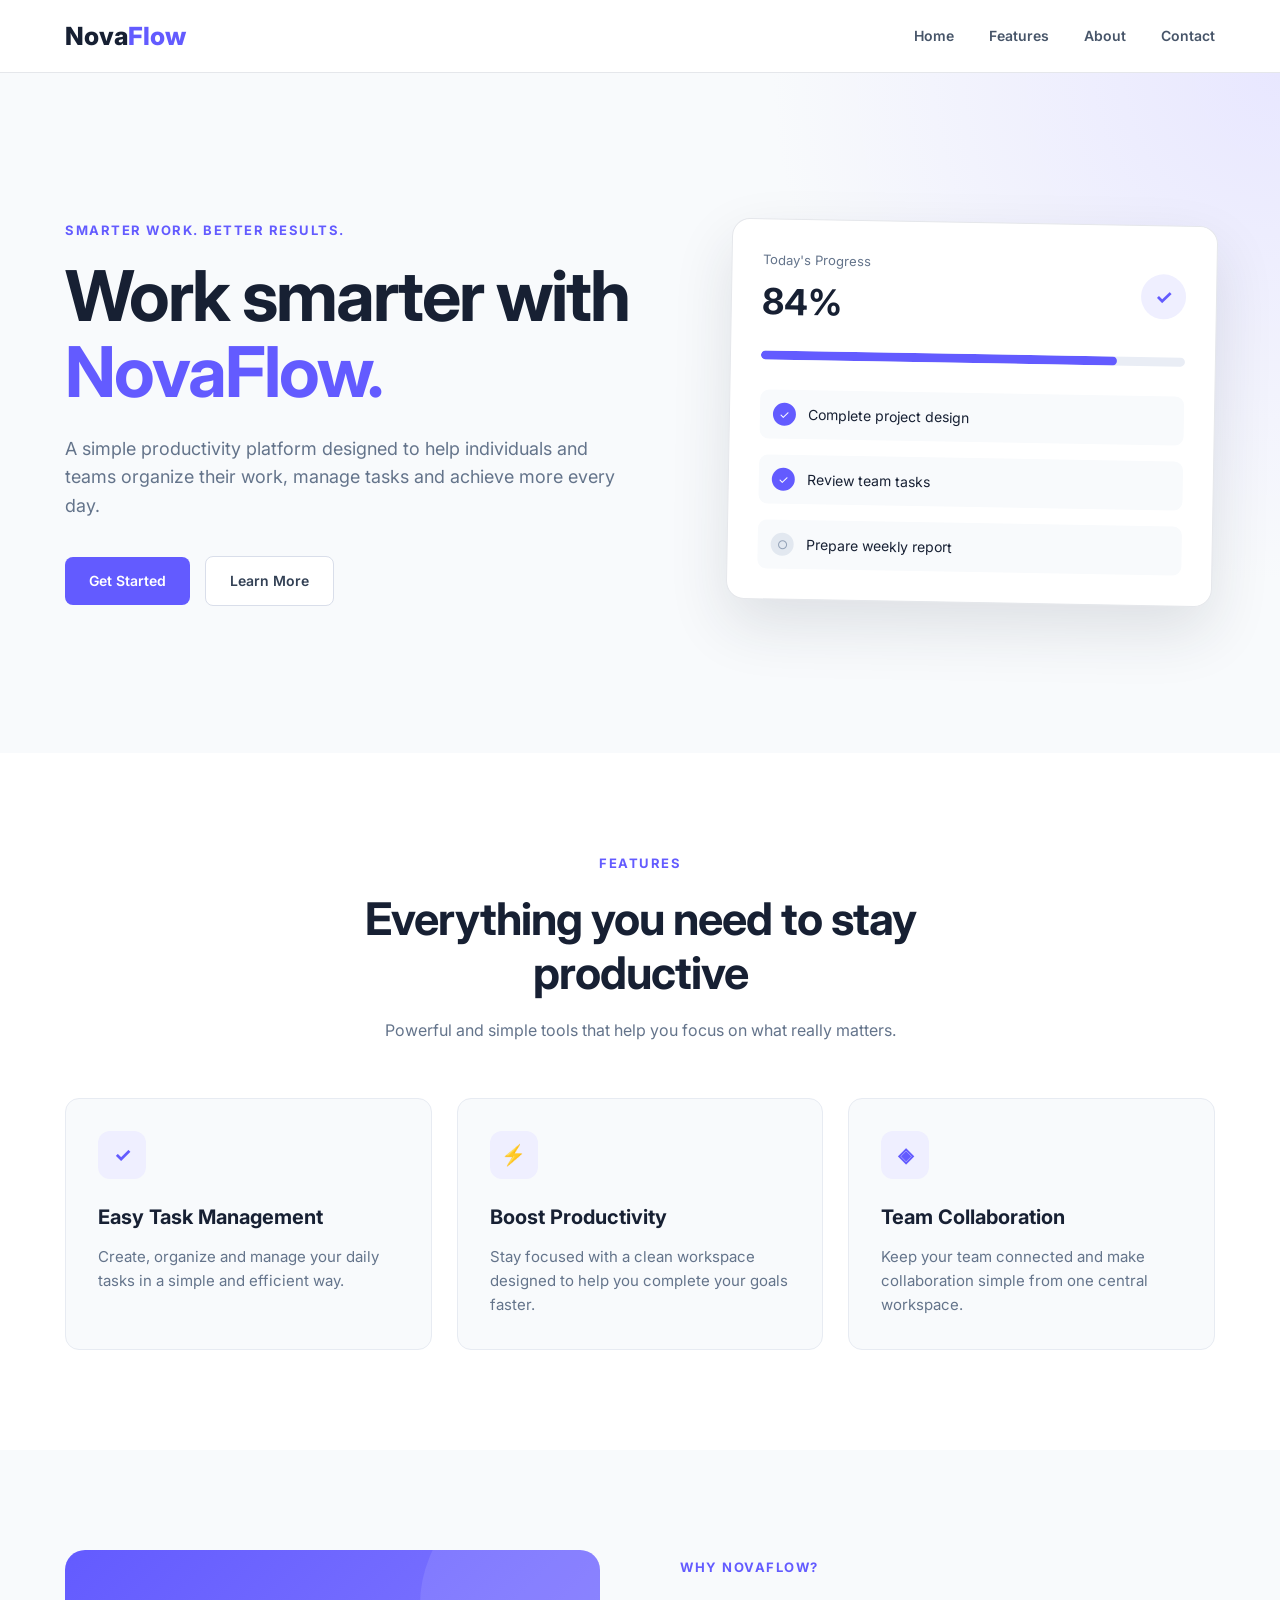
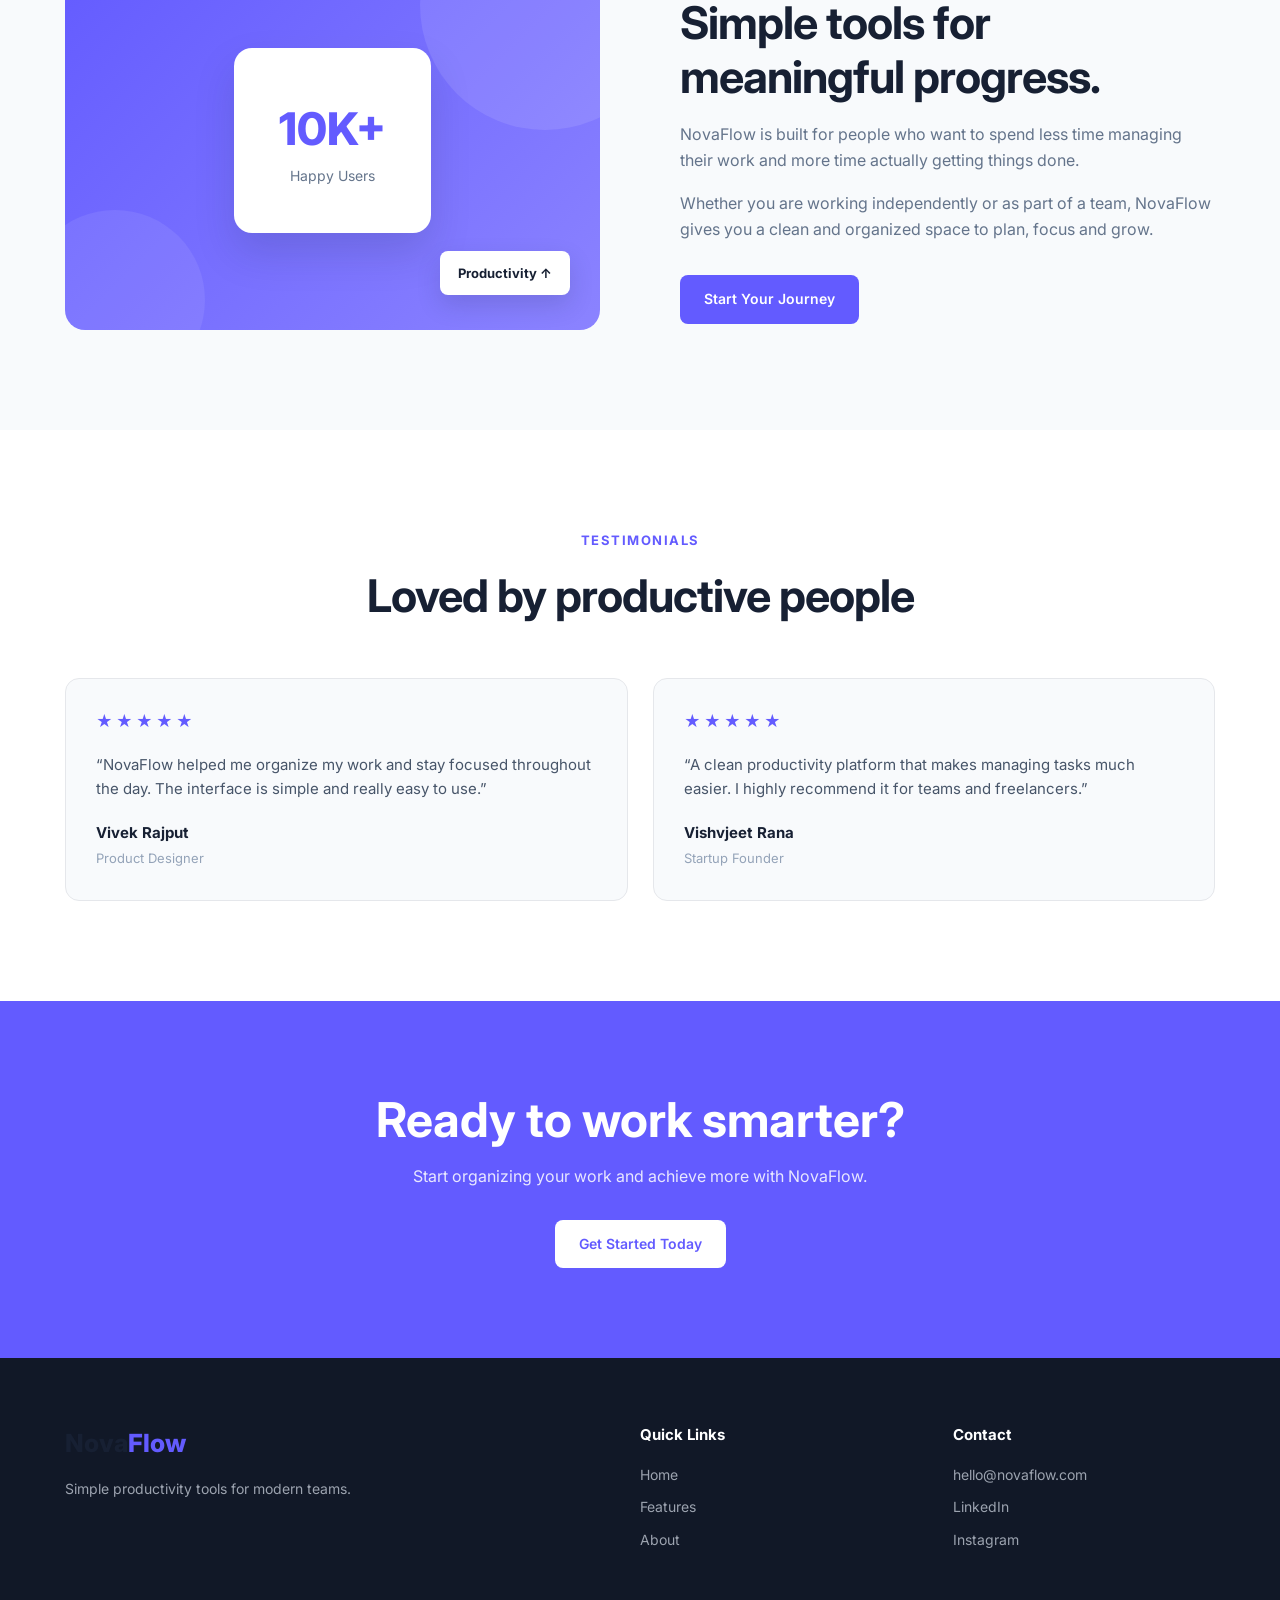
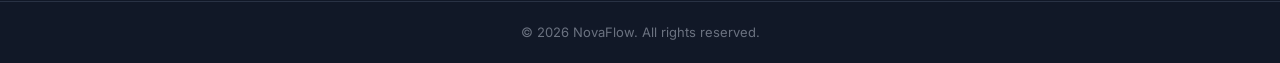
<file: index.html>
<!DOCTYPE html>
<html lang="en">
<head>
    <meta charset="UTF-8">
    <meta name="viewport" content="width=device-width, initial-scale=1.0">

    <title>NovaFlow - Smart Productivity</title>

    <!-- Google Font -->
    <link rel="preconnect" href="https://fonts.googleapis.com">
    <link rel="preconnect" href="https://fonts.gstatic.com" crossorigin>
    <link href="https://fonts.googleapis.com/css2?family=Inter:wght@400;500;600;700;800&display=swap" rel="stylesheet">

    <!-- CSS -->
    <link rel="stylesheet" href="style.css">
</head>

<body>

    <!-- NAVBAR  -->
    <header class="navbar">
        <div class="container nav-container">

            <a href="#" class="logo">
                Nova<span>Flow</span>
            </a>

            <nav>
                <ul class="nav-links">
                    <li><a href="#home">Home</a></li>
                    <li><a href="#features">Features</a></li>
                    <li><a href="#about">About</a></li>
                    <li><a href="#contact">Contact</a></li>
                </ul>
            </nav>

        </div>
    </header>


    <!--  HERO  -->
    <main>

        <section class="hero" id="home">

            <div class="container hero-container">

                <div class="hero-content">

                    <p class="hero-tag">SMARTER WORK. BETTER RESULTS.</p>

                    <h1>
                        Work smarter with
                        <span>NovaFlow.</span>
                    </h1>

                    <p class="hero-description">
                        A simple productivity platform designed to help
                        individuals and teams organize their work, manage
                        tasks and achieve more every day.
                    </p>

                    <div class="hero-buttons">
                        <a href="#features" class="btn primary-btn">
                            Get Started
                        </a>

                        <a href="#about" class="btn secondary-btn">
                            Learn More
                        </a>
                    </div>

                </div>

                <div class="hero-card">

                    <div class="card-header">
                        <div>
                            <p class="small-text">Today's Progress</p>
                            <h3>84%</h3>
                        </div>

                        <div class="check-icon">✓</div>
                    </div>

                    <div class="progress-bar">
                        <div class="progress"></div>
                    </div>

                    <div class="task-list">

                        <div class="task">
                            <span class="task-check">✓</span>
                            <span>Complete project design</span>
                        </div>

                        <div class="task">
                            <span class="task-check">✓</span>
                            <span>Review team tasks</span>
                        </div>

                        <div class="task pending">
                            <span class="task-check">○</span>
                            <span>Prepare weekly report</span>
                        </div>

                    </div>

                </div>

            </div>

        </section>


        <!--  FEATURES  -->
        <section class="features section" id="features">

            <div class="container">

                <div class="section-heading">

                    <p class="section-tag">FEATURES</p>

                    <h2>
                        Everything you need to stay productive
                    </h2>

                    <p>
                        Powerful and simple tools that help you focus
                        on what really matters.
                    </p>

                </div>


                <div class="feature-grid">

                    <!-- Feature 1 -->
                    <div class="feature-card">

                        <div class="feature-icon">
                            ✓
                        </div>

                        <h3>Easy Task Management</h3>

                        <p>
                            Create, organize and manage your daily tasks
                            in a simple and efficient way.
                        </p>

                    </div>


                    <!-- Feature 2 -->
                    <div class="feature-card">

                        <div class="feature-icon">
                            ⚡
                        </div>

                        <h3>Boost Productivity</h3>

                        <p>
                            Stay focused with a clean workspace designed
                            to help you complete your goals faster.
                        </p>

                    </div>


                    <!-- Feature 3 -->
                    <div class="feature-card">

                        <div class="feature-icon">
                            ◈
                        </div>

                        <h3>Team Collaboration</h3>

                        <p>
                            Keep your team connected and make collaboration
                            simple from one central workspace.
                        </p>

                    </div>

                </div>

            </div>

        </section>


        <!-- ABOUT-->
        <section class="about section" id="about">

            <div class="container about-container">

                <div class="about-image">

                    <div class="about-box">

                        <span class="about-number">10K+</span>

                        <span class="about-label">
                            Happy Users
                        </span>

                    </div>

                    <div class="floating-box">
                        Productivity ↑
                    </div>

                </div>


                <div class="about-content">

                    <p class="section-tag">
                        WHY NOVAFLOW?
                    </p>

                    <h2>
                        Simple tools for meaningful progress.
                    </h2>

                    <p>
                        NovaFlow is built for people who want to spend
                        less time managing their work and more time
                        actually getting things done.
                    </p>

                    <p>
                        Whether you are working independently or as part
                        of a team, NovaFlow gives you a clean and organized
                        space to plan, focus and grow.
                    </p>

                    <a href="#contact" class="btn primary-btn">
                        Start Your Journey
                    </a>

                </div>

            </div>

        </section>


        <!--TESTIMONIALS -->
        <section class="testimonials section">

            <div class="container">

                <div class="section-heading">

                    <p class="section-tag">
                        TESTIMONIALS
                    </p>

                    <h2>
                        Loved by productive people
                    </h2>

                </div>


                <div class="testimonial-grid">

                    <div class="testimonial-card">

                        <div class="stars">
                            ★★★★★
                        </div>

                        <p>
                            “NovaFlow helped me organize my work and
                            stay focused throughout the day. The interface
                            is simple and really easy to use.”
                        </p>

                        <h4>Vivek Rajput</h4>
                        <span>Product Designer</span>

                    </div>


                    <div class="testimonial-card">

                        <div class="stars">
                            ★★★★★
                        </div>

                        <p>
                            “A clean productivity platform that makes
                            managing tasks much easier. I highly recommend
                            it for teams and freelancers.”
                        </p>

                        <h4>Vishvjeet Rana</h4>
                        <span>Startup Founder</span>

                    </div>

                </div>

            </div>

        </section>


        <!--CTA -->
        <section class="cta">

            <div class="container cta-container">

                <h2>
                    Ready to work smarter?
                </h2>

                <p>
                    Start organizing your work and achieve more with NovaFlow.
                </p>

                <a href="#" class="btn cta-btn">
                    Get Started Today
                </a>

            </div>

        </section>

    </main>


    <!-- FOOTER -->
    <footer id="contact">

        <div class="container footer-container">

            <div class="footer-brand">

                <a href="#" class="logo">
                    Nova<span>Flow</span>
                </a>

                <p>
                    Simple productivity tools for modern teams.
                </p>

            </div>


            <div class="footer-links">

                <h4>Quick Links</h4>

                <a href="#home">Home</a>
                <a href="#features">Features</a>
                <a href="#about">About</a>

            </div>


            <div class="footer-links">

                <h4>Contact</h4>

                <a href="mailto:hello@novaflow.com">
                    hello@novaflow.com
                </a>

                <a href="#">
                    LinkedIn
                </a>

                <a href="#">
                    Instagram
                </a>

            </div>

        </div>


        <div class="footer-bottom">

            <p>
                © 2026 NovaFlow. All rights reserved.
            </p>

        </div>

    </footer>

</body>
</html>
</file>
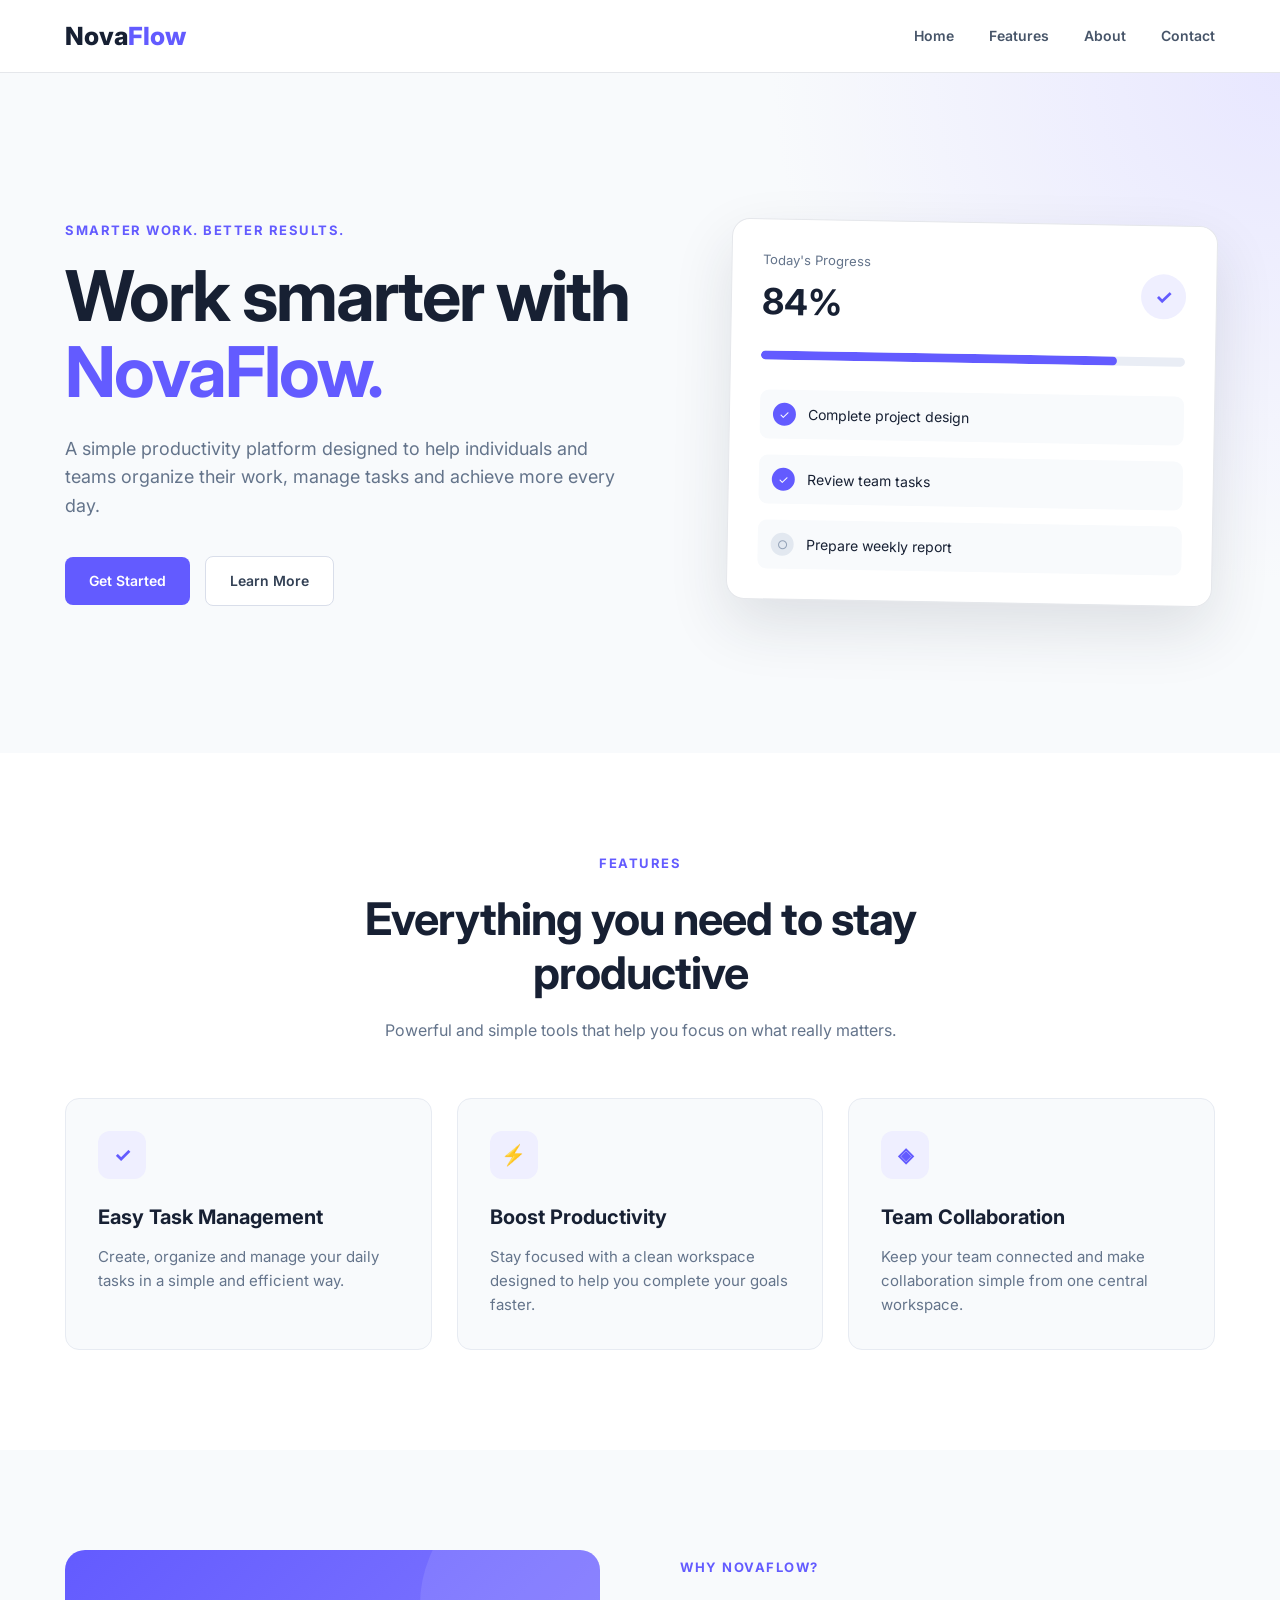
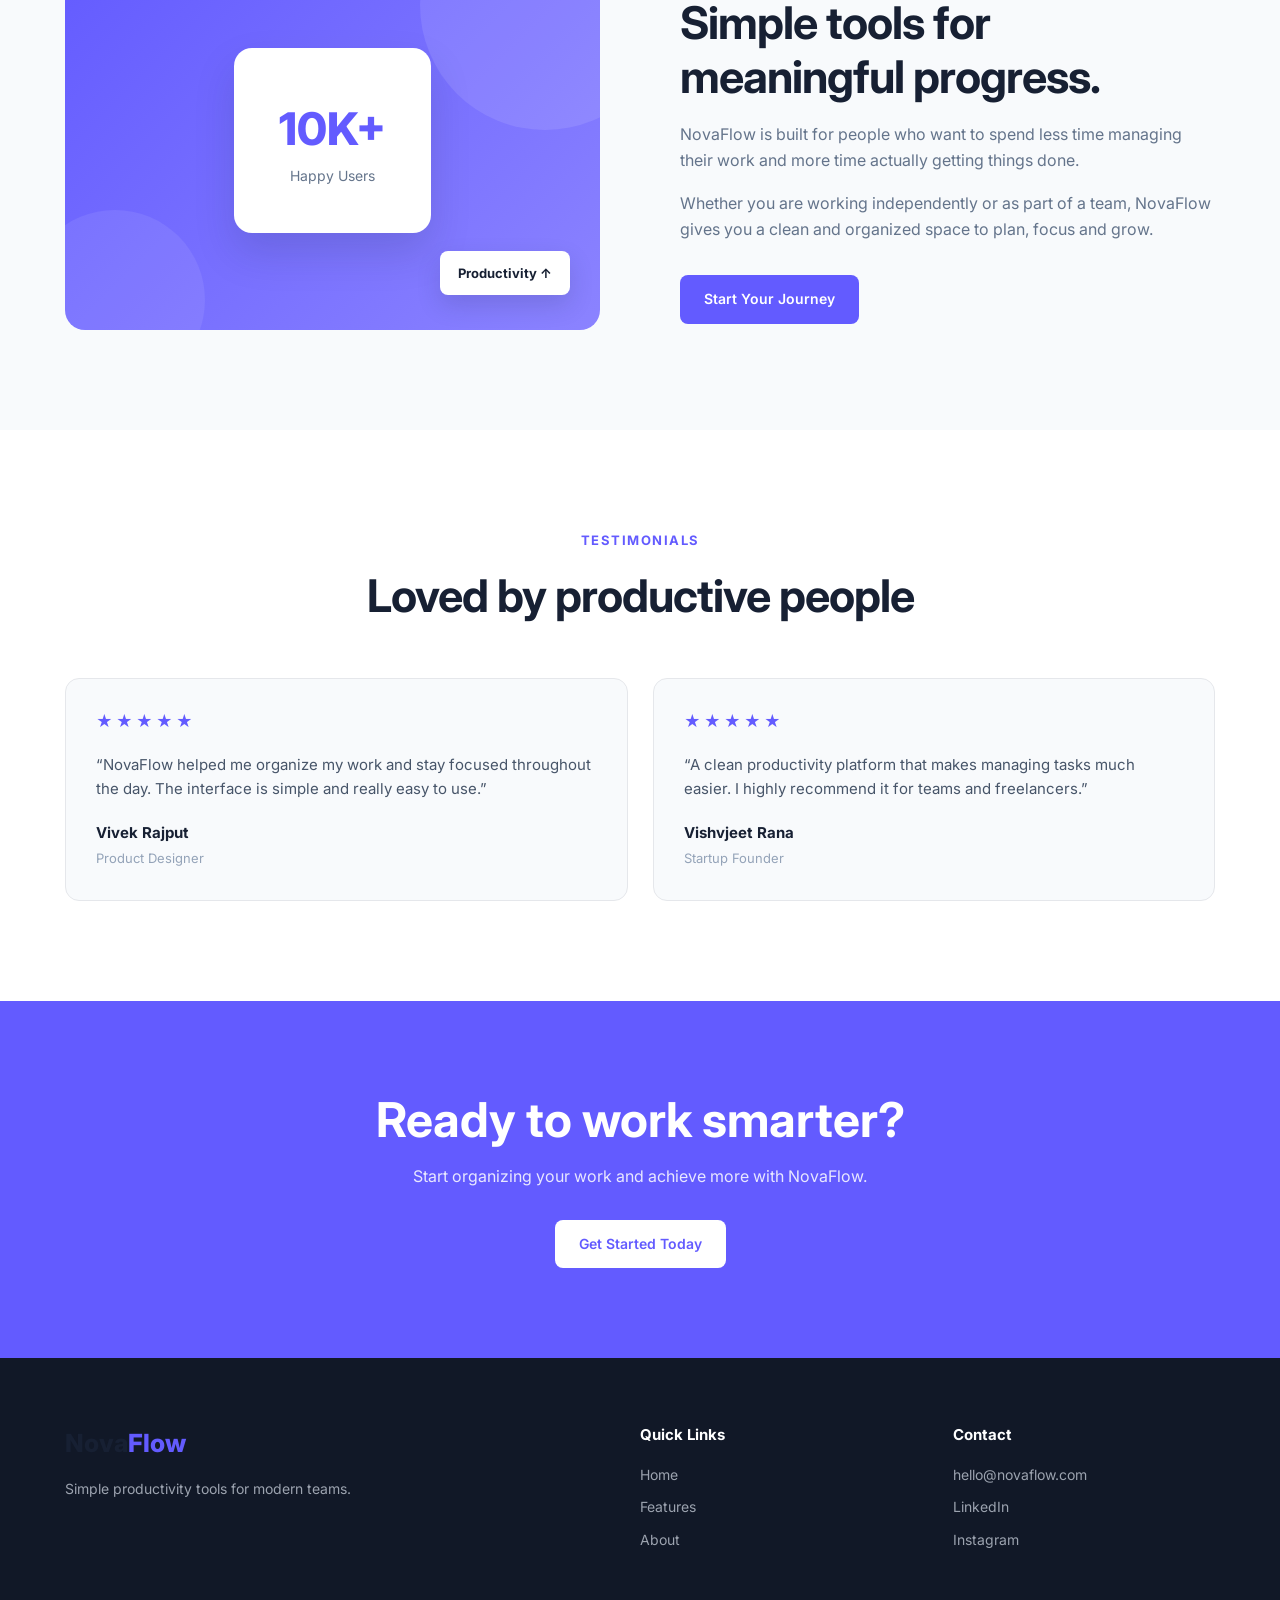
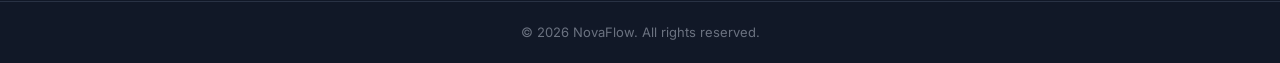
<file: WebDev-L1-LandingPage/index.html>
<!DOCTYPE html>
<html lang="en">
<head>
    <meta charset="UTF-8">
    <meta name="viewport" content="width=device-width, initial-scale=1.0">

    <title>NovaFlow - Smart Productivity</title>

    <!-- Google Font -->
    <link rel="preconnect" href="https://fonts.googleapis.com">
    <link rel="preconnect" href="https://fonts.gstatic.com" crossorigin>
    <link href="https://fonts.googleapis.com/css2?family=Inter:wght@400;500;600;700;800&display=swap" rel="stylesheet">

    <!-- CSS -->
    <link rel="stylesheet" href="style.css">
</head>

<body>

    <!-- NAVBAR  -->
    <header class="navbar">
        <div class="container nav-container">

            <a href="#" class="logo">
                Nova<span>Flow</span>
            </a>

            <nav>
                <ul class="nav-links">
                    <li><a href="#home">Home</a></li>
                    <li><a href="#features">Features</a></li>
                    <li><a href="#about">About</a></li>
                    <li><a href="#contact">Contact</a></li>
                </ul>
            </nav>

        </div>
    </header>


    <!--  HERO  -->
    <main>

        <section class="hero" id="home">

            <div class="container hero-container">

                <div class="hero-content">

                    <p class="hero-tag">SMARTER WORK. BETTER RESULTS.</p>

                    <h1>
                        Work smarter with
                        <span>NovaFlow.</span>
                    </h1>

                    <p class="hero-description">
                        A simple productivity platform designed to help
                        individuals and teams organize their work, manage
                        tasks and achieve more every day.
                    </p>

                    <div class="hero-buttons">
                        <a href="#features" class="btn primary-btn">
                            Get Started
                        </a>

                        <a href="#about" class="btn secondary-btn">
                            Learn More
                        </a>
                    </div>

                </div>

                <div class="hero-card">

                    <div class="card-header">
                        <div>
                            <p class="small-text">Today's Progress</p>
                            <h3>84%</h3>
                        </div>

                        <div class="check-icon">✓</div>
                    </div>

                    <div class="progress-bar">
                        <div class="progress"></div>
                    </div>

                    <div class="task-list">

                        <div class="task">
                            <span class="task-check">✓</span>
                            <span>Complete project design</span>
                        </div>

                        <div class="task">
                            <span class="task-check">✓</span>
                            <span>Review team tasks</span>
                        </div>

                        <div class="task pending">
                            <span class="task-check">○</span>
                            <span>Prepare weekly report</span>
                        </div>

                    </div>

                </div>

            </div>

        </section>


        <!--  FEATURES  -->
        <section class="features section" id="features">

            <div class="container">

                <div class="section-heading">

                    <p class="section-tag">FEATURES</p>

                    <h2>
                        Everything you need to stay productive
                    </h2>

                    <p>
                        Powerful and simple tools that help you focus
                        on what really matters.
                    </p>

                </div>


                <div class="feature-grid">

                    <!-- Feature 1 -->
                    <div class="feature-card">

                        <div class="feature-icon">
                            ✓
                        </div>

                        <h3>Easy Task Management</h3>

                        <p>
                            Create, organize and manage your daily tasks
                            in a simple and efficient way.
                        </p>

                    </div>


                    <!-- Feature 2 -->
                    <div class="feature-card">

                        <div class="feature-icon">
                            ⚡
                        </div>

                        <h3>Boost Productivity</h3>

                        <p>
                            Stay focused with a clean workspace designed
                            to help you complete your goals faster.
                        </p>

                    </div>


                    <!-- Feature 3 -->
                    <div class="feature-card">

                        <div class="feature-icon">
                            ◈
                        </div>

                        <h3>Team Collaboration</h3>

                        <p>
                            Keep your team connected and make collaboration
                            simple from one central workspace.
                        </p>

                    </div>

                </div>

            </div>

        </section>


        <!-- ABOUT-->
        <section class="about section" id="about">

            <div class="container about-container">

                <div class="about-image">

                    <div class="about-box">

                        <span class="about-number">10K+</span>

                        <span class="about-label">
                            Happy Users
                        </span>

                    </div>

                    <div class="floating-box">
                        Productivity ↑
                    </div>

                </div>


                <div class="about-content">

                    <p class="section-tag">
                        WHY NOVAFLOW?
                    </p>

                    <h2>
                        Simple tools for meaningful progress.
                    </h2>

                    <p>
                        NovaFlow is built for people who want to spend
                        less time managing their work and more time
                        actually getting things done.
                    </p>

                    <p>
                        Whether you are working independently or as part
                        of a team, NovaFlow gives you a clean and organized
                        space to plan, focus and grow.
                    </p>

                    <a href="#contact" class="btn primary-btn">
                        Start Your Journey
                    </a>

                </div>

            </div>

        </section>


        <!--TESTIMONIALS -->
        <section class="testimonials section">

            <div class="container">

                <div class="section-heading">

                    <p class="section-tag">
                        TESTIMONIALS
                    </p>

                    <h2>
                        Loved by productive people
                    </h2>

                </div>


                <div class="testimonial-grid">

                    <div class="testimonial-card">

                        <div class="stars">
                            ★★★★★
                        </div>

                        <p>
                            “NovaFlow helped me organize my work and
                            stay focused throughout the day. The interface
                            is simple and really easy to use.”
                        </p>

                        <h4>Vivek Rajput</h4>
                        <span>Product Designer</span>

                    </div>


                    <div class="testimonial-card">

                        <div class="stars">
                            ★★★★★
                        </div>

                        <p>
                            “A clean productivity platform that makes
                            managing tasks much easier. I highly recommend
                            it for teams and freelancers.”
                        </p>

                        <h4>Vishvjeet Rana</h4>
                        <span>Startup Founder</span>

                    </div>

                </div>

            </div>

        </section>


        <!--CTA -->
        <section class="cta">

            <div class="container cta-container">

                <h2>
                    Ready to work smarter?
                </h2>

                <p>
                    Start organizing your work and achieve more with NovaFlow.
                </p>

                <a href="#" class="btn cta-btn">
                    Get Started Today
                </a>

            </div>

        </section>

    </main>


    <!-- FOOTER -->
    <footer id="contact">

        <div class="container footer-container">

            <div class="footer-brand">

                <a href="#" class="logo">
                    Nova<span>Flow</span>
                </a>

                <p>
                    Simple productivity tools for modern teams.
                </p>

            </div>


            <div class="footer-links">

                <h4>Quick Links</h4>

                <a href="#home">Home</a>
                <a href="#features">Features</a>
                <a href="#about">About</a>

            </div>


            <div class="footer-links">

                <h4>Contact</h4>

                <a href="mailto:hello@novaflow.com">
                    hello@novaflow.com
                </a>

                <a href="#">
                    LinkedIn
                </a>

                <a href="#">
                    Instagram
                </a>

            </div>

        </div>


        <div class="footer-bottom">

            <p>
                © 2026 NovaFlow. All rights reserved.
            </p>

        </div>

    </footer>

</body>
</html>
</file>
<file: style.css>
/* RESET & BASIC STYLES */

* {
    margin: 0;
    padding: 0;
    box-sizing: border-box;
}

html {
    scroll-behavior: smooth;
}

body {
    font-family: "Inter", sans-serif;
    background-color: #f8fafc;
    color: #172033;
    line-height: 1.6;
}

a {
    text-decoration: none;
    color: inherit;
}

ul {
    list-style: none;
}

.container {
    width: 90%;
    max-width: 1150px;
    margin: 0 auto;
}

.section {
    padding: 100px 0;
}


/*  NAVBAR */

.navbar {
    position: sticky;
    top: 0;
    z-index: 1000;

    background-color: rgba(255, 255, 255, 0.96);

    border-bottom: 1px solid #e5e7eb;
}

.nav-container {
    min-height: 72px;

    display: flex;
    align-items: center;
    justify-content: space-between;
}

.logo {
    font-size: 25px;
    font-weight: 800;
    color: #172033;
}

.logo span {
    color: #635bff;
}

.nav-links {
    display: flex;
    align-items: center;
    gap: 35px;
}

.nav-links a {
    font-size: 14px;
    font-weight: 600;
    color: #475569;

    transition: 0.3s ease;
}

.nav-links a:hover {
    color: #635bff;
}


/* HERO SECTION */

.hero {
    min-height: 680px;

    display: flex;
    align-items: center;

    background:
        radial-gradient(
            circle at top right,
            #e8e7ff,
            transparent 35%
        ),
        #f8fafc;
}

.hero-container {
    display: grid;
    grid-template-columns: 1.1fr 0.9fr;

    align-items: center;

    gap: 70px;
}

.hero-tag,
.section-tag {
    color: #635bff;

    font-size: 13px;
    font-weight: 700;

    letter-spacing: 1.5px;

    margin-bottom: 18px;
}

.hero h1 {
    max-width: 650px;

    font-size: clamp(42px, 6vw, 70px);

    line-height: 1.08;

    letter-spacing: -2px;

    margin-bottom: 25px;
}

.hero h1 span {
    color: #635bff;
}

.hero-description {
    max-width: 560px;

    color: #64748b;

    font-size: 18px;

    margin-bottom: 35px;
}

.hero-buttons {
    display: flex;
    align-items: center;

    gap: 15px;
}

.btn {
    display: inline-block;

    padding: 13px 24px;

    border-radius: 8px;

    font-size: 14px;
    font-weight: 600;

    transition: 0.3s ease;
}

.primary-btn {
    color: white;
    background-color: #635bff;
}

.primary-btn:hover {
    background-color: #5048df;
    transform: translateY(-2px);
}

.secondary-btn {
    color: #334155;

    background-color: white;

    border: 1px solid #d9deea;
}

.secondary-btn:hover {
    border-color: #635bff;
    color: #635bff;
}


/*   HERO PRODUCT CARD*/

.hero-card {
    background-color: white;

    border: 1px solid #e5e7eb;

    border-radius: 18px;

    padding: 30px;

    box-shadow:
        0 25px 60px rgba(30, 41, 59, 0.12);

    transform: rotate(1deg);
}

.card-header {
    display: flex;
    align-items: center;
    justify-content: space-between;

    margin-bottom: 20px;
}

.small-text {
    color: #64748b;
    font-size: 13px;
}

.card-header h3 {
    font-size: 36px;
    margin-top: 3px;
}

.check-icon {
    width: 45px;
    height: 45px;

    display: flex;
    align-items: center;
    justify-content: center;

    color: #635bff;
    background-color: #efefff;

    border-radius: 50%;

    font-size: 20px;
    font-weight: 700;
}

.progress-bar {
    width: 100%;
    height: 9px;

    background-color: #e9edf5;

    border-radius: 20px;

    overflow: hidden;

    margin-bottom: 30px;
}

.progress {
    width: 84%;
    height: 100%;

    background-color: #635bff;

    border-radius: inherit;
}

.task-list {
    display: flex;
    flex-direction: column;

    gap: 16px;
}

.task {
    display: flex;
    align-items: center;

    gap: 12px;

    padding: 13px;

    border-radius: 9px;

    background-color: #f8fafc;

    font-size: 14px;
}

.task-check {
    width: 23px;
    height: 23px;

    display: flex;
    align-items: center;
    justify-content: center;

    color: white;
    background-color: #635bff;

    border-radius: 50%;

    font-size: 12px;
}

.pending .task-check {
    color: #94a3b8;
    background-color: #e2e8f0;
}


/* SECTION HEADING */

.section-heading {
    max-width: 650px;

    margin: 0 auto 55px;

    text-align: center;
}

.section-heading h2,
.about-content h2 {
    font-size: clamp(30px, 4vw, 45px);

    line-height: 1.2;

    letter-spacing: -1px;

    margin-bottom: 18px;
}

.section-heading > p:last-child {
    color: #64748b;

    font-size: 16px;
}


/* FEATURES */

.features {
    background-color: white;
}

.feature-grid {
    display: grid;

    grid-template-columns: repeat(3, 1fr);

    gap: 25px;
}

.feature-card {
    padding: 32px;

    background-color: #f8fafc;

    border: 1px solid #e7ebf2;

    border-radius: 14px;

    transition: 0.3s ease;
}

.feature-card:hover {
    transform: translateY(-6px);

    box-shadow:
        0 15px 35px rgba(30, 41, 59, 0.08);
}

.feature-icon {
    width: 48px;
    height: 48px;

    display: flex;
    align-items: center;
    justify-content: center;

    margin-bottom: 22px;

    border-radius: 12px;

    color: #635bff;
    background-color: #efefff;

    font-size: 20px;
    font-weight: 700;
}

.feature-card h3 {
    font-size: 20px;

    margin-bottom: 12px;
}

.feature-card p {
    color: #64748b;

    font-size: 15px;
}


/*  ABOUT */

.about {
    background-color: #f8fafc;
}

.about-container {
    display: grid;

    grid-template-columns: 1fr 1fr;

    align-items: center;

    gap: 80px;
}

.about-image {
    min-height: 380px;

    position: relative;

    display: flex;
    align-items: center;
    justify-content: center;

    border-radius: 20px;

    background:
        linear-gradient(
            135deg,
            #635bff,
            #8b83ff
        );

    overflow: hidden;
}

.about-image::before {
    content: "";

    position: absolute;

    width: 250px;
    height: 250px;

    border-radius: 50%;

    background-color: rgba(255, 255, 255, 0.1);

    top: -70px;
    right: -70px;
}

.about-image::after {
    content: "";

    position: absolute;

    width: 180px;
    height: 180px;

    border-radius: 50%;

    background-color: rgba(255, 255, 255, 0.08);

    bottom: -60px;
    left: -40px;
}

.about-box {
    position: relative;
    z-index: 2;

    display: flex;
    flex-direction: column;
    align-items: center;

    padding: 45px;

    background-color: white;

    border-radius: 18px;

    box-shadow:
        0 20px 40px rgba(30, 41, 59, 0.15);
}

.about-number {
    color: #635bff;

    font-size: 45px;
    font-weight: 800;
}

.about-label {
    color: #64748b;

    font-size: 14px;
}

.floating-box {
    position: absolute;

    z-index: 3;

    right: 30px;
    bottom: 35px;

    padding: 12px 18px;

    color: #172033;
    background-color: white;

    border-radius: 8px;

    font-size: 13px;
    font-weight: 700;

    box-shadow:
        0 10px 25px rgba(30, 41, 59, 0.15);
}

.about-content > p:not(.section-tag) {
    color: #64748b;

    font-size: 16px;

    margin-bottom: 18px;
}

.about-content .btn {
    margin-top: 15px;
}


/* TESTIMONIALS */

.testimonials {
    background-color: white;
}

.testimonial-grid {
    display: grid;

    grid-template-columns: repeat(2, 1fr);

    gap: 25px;
}

.testimonial-card {
    padding: 30px;

    border: 1px solid #e5e7eb;

    border-radius: 14px;

    background-color: #f8fafc;
}

.stars {
    color: #635bff;

    letter-spacing: 3px;

    margin-bottom: 18px;
}

.testimonial-card p {
    color: #475569;

    font-size: 15px;

    margin-bottom: 20px;
}

.testimonial-card h4 {
    font-size: 15px;
}

.testimonial-card span {
    color: #94a3b8;

    font-size: 13px;
}


/* CTA */

.cta {
    padding: 90px 0;

    background-color: #635bff;

    color: white;

    text-align: center;
}

.cta-container {
    max-width: 700px;
}

.cta h2 {
    font-size: clamp(32px, 5vw, 48px);

    line-height: 1.2;

    margin-bottom: 15px;
}

.cta p {
    color: #e8e7ff;

    font-size: 16px;

    margin-bottom: 30px;
}

.cta-btn {
    color: #635bff;

    background-color: white;
}

.cta-btn:hover {
    background-color: #f1f1ff;

    transform: translateY(-2px);
}


/*  FOOTER */

footer {
    background-color: #111827;

    color: white;

    padding-top: 65px;
}

.footer-container {
    display: grid;

    grid-template-columns: 2fr 1fr 1fr;

    gap: 50px;

    padding-bottom: 50px;
}

.footer-brand p {
    max-width: 300px;

    color: #9ca3af;

    font-size: 14px;

    margin-top: 15px;
}

.footer-links {
    display: flex;
    flex-direction: column;

    gap: 10px;
}

.footer-links h4 {
    font-size: 15px;

    margin-bottom: 7px;
}

.footer-links a {
    color: #9ca3af;

    font-size: 14px;

    transition: 0.3s ease;
}

.footer-links a:hover {
    color: white;
}

.footer-bottom {
    padding: 20px;

    text-align: center;

    border-top: 1px solid #293244;
}

.footer-bottom p {
    color: #6b7280;

    font-size: 13px;
}


/* RESPONSIVE DESIGN */

@media (max-width: 900px) {

    .hero-container {
        grid-template-columns: 1fr;

        gap: 50px;

        padding-top: 70px;
        padding-bottom: 70px;
    }

    .hero {
        min-height: auto;
    }

    .hero-content {
        text-align: center;
    }

    .hero-description {
        margin-left: auto;
        margin-right: auto;
    }

    .hero-buttons {
        justify-content: center;
    }

    .hero-card {
        max-width: 550px;

        width: 100%;

        margin: auto;
    }

    .feature-grid {
        grid-template-columns: 1fr 1fr;
    }

    .about-container {
        grid-template-columns: 1fr;

        gap: 50px;
    }

    .about-image {
        max-width: 600px;

        width: 100%;

        margin: auto;
    }

    .footer-container {
        grid-template-columns: 1fr 1fr;
    }

    .footer-brand {
        grid-column: 1 / -1;
    }
}


/* MOBILE */

@media (max-width: 600px) {

    .container {
        width: 92%;
    }

    .nav-container {
        min-height: auto;

        padding: 18px 0;

        flex-direction: column;

        gap: 15px;
    }

    .nav-links {
        gap: 16px;

        flex-wrap: wrap;

        justify-content: center;
    }

    .nav-links a {
        font-size: 12px;
    }

    .hero {
        padding: 50px 0;
    }

    .hero h1 {
        font-size: 42px;

        letter-spacing: -1.5px;
    }

    .hero-description {
        font-size: 16px;
    }

    .hero-buttons {
        flex-direction: column;

        align-items: stretch;
    }

    .hero-buttons .btn {
        text-align: center;
    }

    .hero-card {
        padding: 22px;

        transform: none;
    }

    .section {
        padding: 70px 0;
    }

    .section-heading {
        margin-bottom: 35px;
    }

    .feature-grid {
        grid-template-columns: 1fr;
    }

    .feature-card {
        padding: 25px;
    }

    .about-image {
        min-height: 300px;
    }

    .about-box {
        padding: 30px;
    }

    .about-number {
        font-size: 38px;
    }

    .floating-box {
        right: 15px;
        bottom: 20px;
    }

    .testimonial-grid {
        grid-template-columns: 1fr;
    }

    .footer-container {
        grid-template-columns: 1fr;

        gap: 30px;
    }

    .footer-brand {
        grid-column: auto;
    }

    .cta {
        padding: 70px 0;
    }
}
</file>
<file: WebDev-L1-LandingPage/style.css>
/* RESET & BASIC STYLES */

* {
    margin: 0;
    padding: 0;
    box-sizing: border-box;
}

html {
    scroll-behavior: smooth;
}

body {
    font-family: "Inter", sans-serif;
    background-color: #f8fafc;
    color: #172033;
    line-height: 1.6;
}

a {
    text-decoration: none;
    color: inherit;
}

ul {
    list-style: none;
}

.container {
    width: 90%;
    max-width: 1150px;
    margin: 0 auto;
}

.section {
    padding: 100px 0;
}


/*  NAVBAR */

.navbar {
    position: sticky;
    top: 0;
    z-index: 1000;

    background-color: rgba(255, 255, 255, 0.96);

    border-bottom: 1px solid #e5e7eb;
}

.nav-container {
    min-height: 72px;

    display: flex;
    align-items: center;
    justify-content: space-between;
}

.logo {
    font-size: 25px;
    font-weight: 800;
    color: #172033;
}

.logo span {
    color: #635bff;
}

.nav-links {
    display: flex;
    align-items: center;
    gap: 35px;
}

.nav-links a {
    font-size: 14px;
    font-weight: 600;
    color: #475569;

    transition: 0.3s ease;
}

.nav-links a:hover {
    color: #635bff;
}


/* HERO SECTION */

.hero {
    min-height: 680px;

    display: flex;
    align-items: center;

    background:
        radial-gradient(
            circle at top right,
            #e8e7ff,
            transparent 35%
        ),
        #f8fafc;
}

.hero-container {
    display: grid;
    grid-template-columns: 1.1fr 0.9fr;

    align-items: center;

    gap: 70px;
}

.hero-tag,
.section-tag {
    color: #635bff;

    font-size: 13px;
    font-weight: 700;

    letter-spacing: 1.5px;

    margin-bottom: 18px;
}

.hero h1 {
    max-width: 650px;

    font-size: clamp(42px, 6vw, 70px);

    line-height: 1.08;

    letter-spacing: -2px;

    margin-bottom: 25px;
}

.hero h1 span {
    color: #635bff;
}

.hero-description {
    max-width: 560px;

    color: #64748b;

    font-size: 18px;

    margin-bottom: 35px;
}

.hero-buttons {
    display: flex;
    align-items: center;

    gap: 15px;
}

.btn {
    display: inline-block;

    padding: 13px 24px;

    border-radius: 8px;

    font-size: 14px;
    font-weight: 600;

    transition: 0.3s ease;
}

.primary-btn {
    color: white;
    background-color: #635bff;
}

.primary-btn:hover {
    background-color: #5048df;
    transform: translateY(-2px);
}

.secondary-btn {
    color: #334155;

    background-color: white;

    border: 1px solid #d9deea;
}

.secondary-btn:hover {
    border-color: #635bff;
    color: #635bff;
}


/*   HERO PRODUCT CARD*/

.hero-card {
    background-color: white;

    border: 1px solid #e5e7eb;

    border-radius: 18px;

    padding: 30px;

    box-shadow:
        0 25px 60px rgba(30, 41, 59, 0.12);

    transform: rotate(1deg);
}

.card-header {
    display: flex;
    align-items: center;
    justify-content: space-between;

    margin-bottom: 20px;
}

.small-text {
    color: #64748b;
    font-size: 13px;
}

.card-header h3 {
    font-size: 36px;
    margin-top: 3px;
}

.check-icon {
    width: 45px;
    height: 45px;

    display: flex;
    align-items: center;
    justify-content: center;

    color: #635bff;
    background-color: #efefff;

    border-radius: 50%;

    font-size: 20px;
    font-weight: 700;
}

.progress-bar {
    width: 100%;
    height: 9px;

    background-color: #e9edf5;

    border-radius: 20px;

    overflow: hidden;

    margin-bottom: 30px;
}

.progress {
    width: 84%;
    height: 100%;

    background-color: #635bff;

    border-radius: inherit;
}

.task-list {
    display: flex;
    flex-direction: column;

    gap: 16px;
}

.task {
    display: flex;
    align-items: center;

    gap: 12px;

    padding: 13px;

    border-radius: 9px;

    background-color: #f8fafc;

    font-size: 14px;
}

.task-check {
    width: 23px;
    height: 23px;

    display: flex;
    align-items: center;
    justify-content: center;

    color: white;
    background-color: #635bff;

    border-radius: 50%;

    font-size: 12px;
}

.pending .task-check {
    color: #94a3b8;
    background-color: #e2e8f0;
}


/* SECTION HEADING */

.section-heading {
    max-width: 650px;

    margin: 0 auto 55px;

    text-align: center;
}

.section-heading h2,
.about-content h2 {
    font-size: clamp(30px, 4vw, 45px);

    line-height: 1.2;

    letter-spacing: -1px;

    margin-bottom: 18px;
}

.section-heading > p:last-child {
    color: #64748b;

    font-size: 16px;
}


/* FEATURES */

.features {
    background-color: white;
}

.feature-grid {
    display: grid;

    grid-template-columns: repeat(3, 1fr);

    gap: 25px;
}

.feature-card {
    padding: 32px;

    background-color: #f8fafc;

    border: 1px solid #e7ebf2;

    border-radius: 14px;

    transition: 0.3s ease;
}

.feature-card:hover {
    transform: translateY(-6px);

    box-shadow:
        0 15px 35px rgba(30, 41, 59, 0.08);
}

.feature-icon {
    width: 48px;
    height: 48px;

    display: flex;
    align-items: center;
    justify-content: center;

    margin-bottom: 22px;

    border-radius: 12px;

    color: #635bff;
    background-color: #efefff;

    font-size: 20px;
    font-weight: 700;
}

.feature-card h3 {
    font-size: 20px;

    margin-bottom: 12px;
}

.feature-card p {
    color: #64748b;

    font-size: 15px;
}


/*  ABOUT */

.about {
    background-color: #f8fafc;
}

.about-container {
    display: grid;

    grid-template-columns: 1fr 1fr;

    align-items: center;

    gap: 80px;
}

.about-image {
    min-height: 380px;

    position: relative;

    display: flex;
    align-items: center;
    justify-content: center;

    border-radius: 20px;

    background:
        linear-gradient(
            135deg,
            #635bff,
            #8b83ff
        );

    overflow: hidden;
}

.about-image::before {
    content: "";

    position: absolute;

    width: 250px;
    height: 250px;

    border-radius: 50%;

    background-color: rgba(255, 255, 255, 0.1);

    top: -70px;
    right: -70px;
}

.about-image::after {
    content: "";

    position: absolute;

    width: 180px;
    height: 180px;

    border-radius: 50%;

    background-color: rgba(255, 255, 255, 0.08);

    bottom: -60px;
    left: -40px;
}

.about-box {
    position: relative;
    z-index: 2;

    display: flex;
    flex-direction: column;
    align-items: center;

    padding: 45px;

    background-color: white;

    border-radius: 18px;

    box-shadow:
        0 20px 40px rgba(30, 41, 59, 0.15);
}

.about-number {
    color: #635bff;

    font-size: 45px;
    font-weight: 800;
}

.about-label {
    color: #64748b;

    font-size: 14px;
}

.floating-box {
    position: absolute;

    z-index: 3;

    right: 30px;
    bottom: 35px;

    padding: 12px 18px;

    color: #172033;
    background-color: white;

    border-radius: 8px;

    font-size: 13px;
    font-weight: 700;

    box-shadow:
        0 10px 25px rgba(30, 41, 59, 0.15);
}

.about-content > p:not(.section-tag) {
    color: #64748b;

    font-size: 16px;

    margin-bottom: 18px;
}

.about-content .btn {
    margin-top: 15px;
}


/* TESTIMONIALS */

.testimonials {
    background-color: white;
}

.testimonial-grid {
    display: grid;

    grid-template-columns: repeat(2, 1fr);

    gap: 25px;
}

.testimonial-card {
    padding: 30px;

    border: 1px solid #e5e7eb;

    border-radius: 14px;

    background-color: #f8fafc;
}

.stars {
    color: #635bff;

    letter-spacing: 3px;

    margin-bottom: 18px;
}

.testimonial-card p {
    color: #475569;

    font-size: 15px;

    margin-bottom: 20px;
}

.testimonial-card h4 {
    font-size: 15px;
}

.testimonial-card span {
    color: #94a3b8;

    font-size: 13px;
}


/* CTA */

.cta {
    padding: 90px 0;

    background-color: #635bff;

    color: white;

    text-align: center;
}

.cta-container {
    max-width: 700px;
}

.cta h2 {
    font-size: clamp(32px, 5vw, 48px);

    line-height: 1.2;

    margin-bottom: 15px;
}

.cta p {
    color: #e8e7ff;

    font-size: 16px;

    margin-bottom: 30px;
}

.cta-btn {
    color: #635bff;

    background-color: white;
}

.cta-btn:hover {
    background-color: #f1f1ff;

    transform: translateY(-2px);
}


/*  FOOTER */

footer {
    background-color: #111827;

    color: white;

    padding-top: 65px;
}

.footer-container {
    display: grid;

    grid-template-columns: 2fr 1fr 1fr;

    gap: 50px;

    padding-bottom: 50px;
}

.footer-brand p {
    max-width: 300px;

    color: #9ca3af;

    font-size: 14px;

    margin-top: 15px;
}

.footer-links {
    display: flex;
    flex-direction: column;

    gap: 10px;
}

.footer-links h4 {
    font-size: 15px;

    margin-bottom: 7px;
}

.footer-links a {
    color: #9ca3af;

    font-size: 14px;

    transition: 0.3s ease;
}

.footer-links a:hover {
    color: white;
}

.footer-bottom {
    padding: 20px;

    text-align: center;

    border-top: 1px solid #293244;
}

.footer-bottom p {
    color: #6b7280;

    font-size: 13px;
}


/* RESPONSIVE DESIGN */

@media (max-width: 900px) {

    .hero-container {
        grid-template-columns: 1fr;

        gap: 50px;

        padding-top: 70px;
        padding-bottom: 70px;
    }

    .hero {
        min-height: auto;
    }

    .hero-content {
        text-align: center;
    }

    .hero-description {
        margin-left: auto;
        margin-right: auto;
    }

    .hero-buttons {
        justify-content: center;
    }

    .hero-card {
        max-width: 550px;

        width: 100%;

        margin: auto;
    }

    .feature-grid {
        grid-template-columns: 1fr 1fr;
    }

    .about-container {
        grid-template-columns: 1fr;

        gap: 50px;
    }

    .about-image {
        max-width: 600px;

        width: 100%;

        margin: auto;
    }

    .footer-container {
        grid-template-columns: 1fr 1fr;
    }

    .footer-brand {
        grid-column: 1 / -1;
    }
}


/* MOBILE */

@media (max-width: 600px) {

    .container {
        width: 92%;
    }

    .nav-container {
        min-height: auto;

        padding: 18px 0;

        flex-direction: column;

        gap: 15px;
    }

    .nav-links {
        gap: 16px;

        flex-wrap: wrap;

        justify-content: center;
    }

    .nav-links a {
        font-size: 12px;
    }

    .hero {
        padding: 50px 0;
    }

    .hero h1 {
        font-size: 42px;

        letter-spacing: -1.5px;
    }

    .hero-description {
        font-size: 16px;
    }

    .hero-buttons {
        flex-direction: column;

        align-items: stretch;
    }

    .hero-buttons .btn {
        text-align: center;
    }

    .hero-card {
        padding: 22px;

        transform: none;
    }

    .section {
        padding: 70px 0;
    }

    .section-heading {
        margin-bottom: 35px;
    }

    .feature-grid {
        grid-template-columns: 1fr;
    }

    .feature-card {
        padding: 25px;
    }

    .about-image {
        min-height: 300px;
    }

    .about-box {
        padding: 30px;
    }

    .about-number {
        font-size: 38px;
    }

    .floating-box {
        right: 15px;
        bottom: 20px;
    }

    .testimonial-grid {
        grid-template-columns: 1fr;
    }

    .footer-container {
        grid-template-columns: 1fr;

        gap: 30px;
    }

    .footer-brand {
        grid-column: auto;
    }

    .cta {
        padding: 70px 0;
    }
}
</file>
